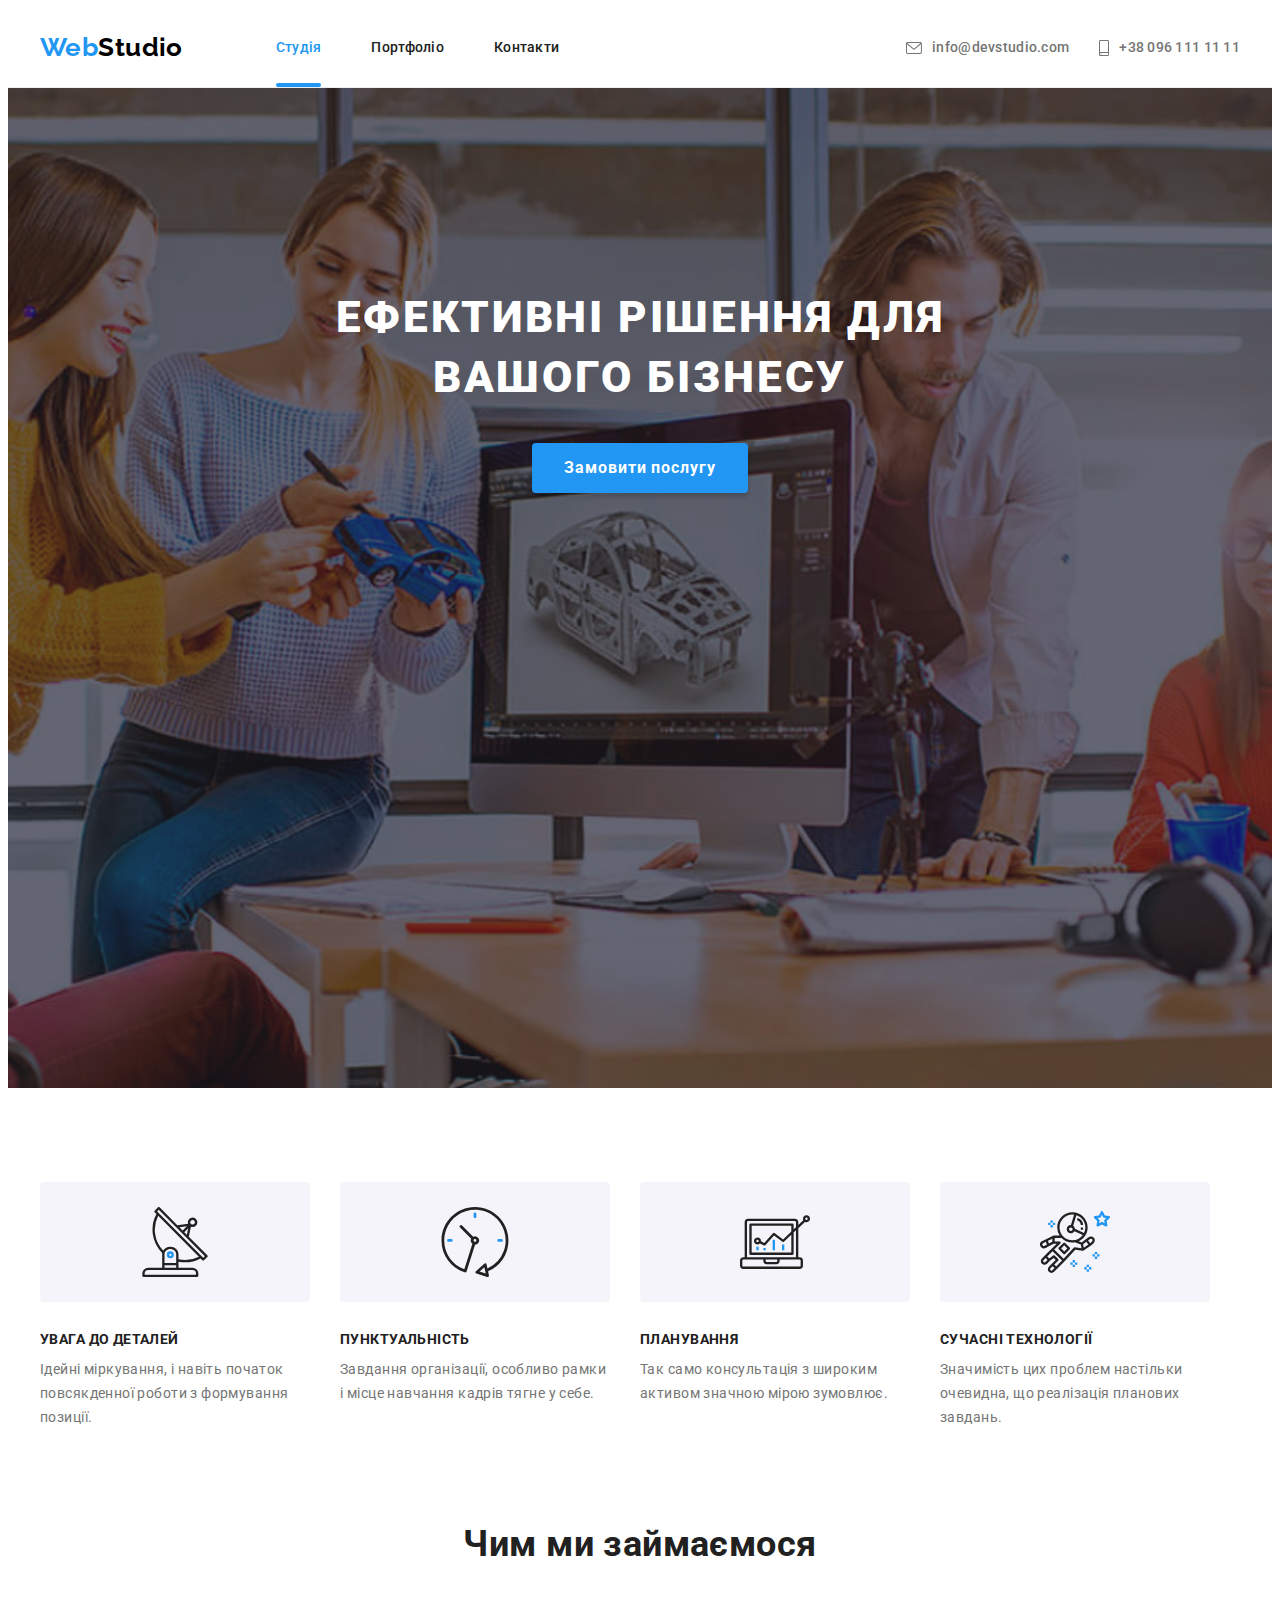
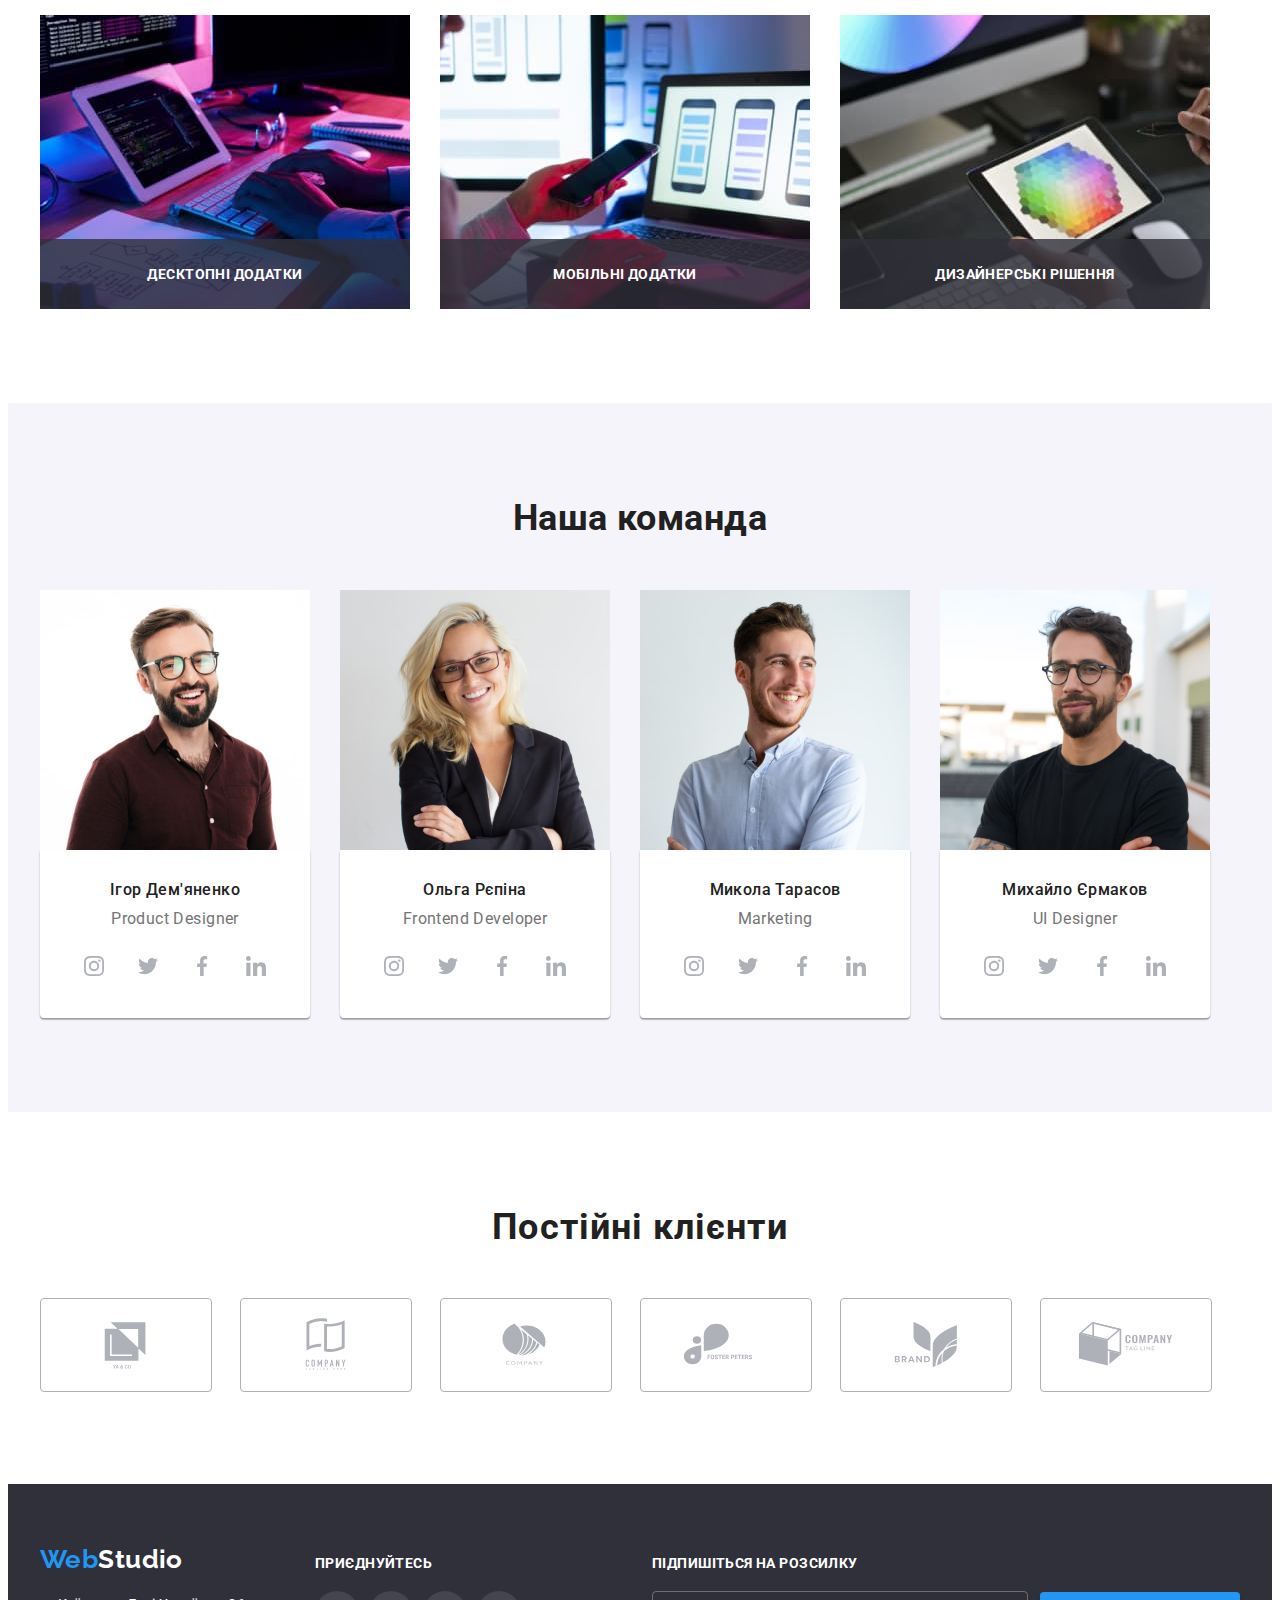
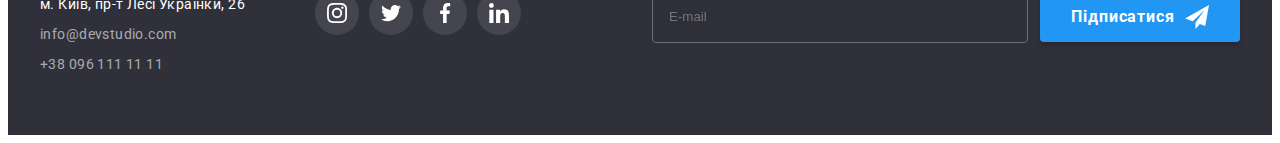
<file: index.html>
<!DOCTYPE html>
<html lang="uk">
  <head>
    <meta charset="UTF-8" />
    <meta http-equiv="X-UA-Compatible" content="IE=edge" />
    <meta name="viewport" content="width=device-width, initial-scale=1.0" />
    <title>Студія</title>
    <link rel="preconnect" href="https://fonts.googleapis.com" />
    <link rel="preconnect" href="https://fonts.gstatic.com" crossorigin />
    <link
      href="https://fonts.googleapis.com/css2?family=Raleway:wght@700&family=Roboto:wght@400;500;700;900&display=swap"
      rel="stylesheet"
    />
    <link
      rel="stylesheet"
      href="https://cdnjs.cloudflare.com/ajax/libs/modern-normalize/1.1.0/modern-normalize.min.css"
      integrity="sha512-wpPYUAdjBVSE4KJnH1VR1HeZfpl1ub8YT/NKx4PuQ5NmX2tKuGu6U/JRp5y+Y8XG2tV+wKQpNHVUX03MfMFn9Q=="
      crossorigin="anonymous"
      referrerpolicy="no-referrer"
    />
    <link href="./css/main.min.css" rel="stylesheet" />
  </head>
  <body class="body">
    <!-- HEADER-->
    <header class="header">
      <div class="container main-header">
        <nav class="main-nav">
          <a href="./index.html" class="header-logo link" lang="en">
            <span class="logo-accent">Web</span>Studio</a
          >
          <ul class="nav-list list">
            <li class="nav list-item">
              <a href="./index.html" class="current-page nav-link link">Студія</a>
            </li>
            <li class="nav list-item">
              <a href="./portfolio.html" class="nav-link link">Портфоліо</a>
            </li>
            <li class="nav list-item"><a href="#address" class="nav-link link">Контакти</a></li>
          </ul>
        </nav>
        <ul class="contact-list list">
          <li class="contact list-item" lang="en">
            <a href="#" class="icon-contact-link link"
              ><svg class="icon-contact" width="16" height="12">
                <use href="./images/icons.svg#icon-mail"></use></svg
              >info@devstudio.com</a
            >
          </li>
          <li class="contact list-item">
            <a href="#" class="icon-contact-link link"
              ><svg class="icon-contact" width="10" height="16">
                <use href="./images/icons.svg#icon-phone"></use></svg
              >+38 096 111 11 11</a
            >
          </li>
        </ul>
      </div>
    </header>
    <main>
      <!-- SECTION HERO -->
      <section class="hero">
        <h1 class="hero-title title">Ефективні рішення для вашого бізнесу</h1>
        <button type="button" class="button" data-modal-open>Замовити послугу</button>
      </section>
      <!-- MODAL -->
      <div class="backdrop is-hidden" data-modal>
        <div class="modal">
          <button class="modal-btn" type="button" data-modal-close>
            <svg class="modal-icon" width="18" height="18">
              <use href="./images/icons.svg#icon-modal"></use>
            </svg>
          </button>
          <strong class="modal-label">Залиште свої дані, ми вам передзвонимо</strong>
          <form class="modal-form" name="modal_form">
            <div class="modal-form-group" role="group">
              <label class="modal-form-label" for="user_name">Ім'я</label>
              <div class="modal-form-wrapper">
                <input class="modal-form-field" type="text" name="user_name" id="user_name" />
                <svg class="modal-form-icon" width="18" height="18">
                  <use href="./images/icons.svg#modal-icon-person"></use>
                </svg>
              </div>
              <label class="modal-form-label" for="user_phone">Телефон</label>
              <div class="modal-form-wrapper">
                <input class="modal-form-field" type="tel" name="user_phone" id="user_phone" />
                <svg class="modal-form-icon" width="18" height="18">
                  <use href="./images/icons.svg#modal-icon-phone"></use>
                </svg>
              </div>
              <label class="modal-form-label" for="user_email">Пошта</label>
              <div class="modal-form-wrapper">
                <input class="modal-form-field" type="email" name="user_email" id="user_email" />
                <svg class="modal-form-icon" width="20" height="20">
                  <use href="./images/icons.svg#modal-icon-email"></use>
                </svg>
              </div>
              <label class="modal-form-label" for="user_message">Коментар</label>
              <textarea
                class="modal-form-message"
                name="user_message"
                id="user_message"
                rows="7"
                placeholder="Введіть текст"
              ></textarea>
            </div>
            <div class="modal-form-agreement" role="group">
              <input
                class="modal-form-checkbox visually-hidden"
                type="checkbox"
                id="user_agreement"
              />
              <svg class="modal-form-agreement-icon" width="16" height="15">
                <use class="uncheck" href="./images/icons.svg#icon-uncheck"></use>
                <use class="check" href="./images/icons.svg#icon-check"></use>
              </svg>
              <label class="modal-form-agreement-desc" for="user_agreement"
                >Погоджуюся з розсилкою та приймаю
                <a class="modal-form-agreement-link" href="">Умови договору</a>
              </label>
            </div>
            <button class="modal-form-btn" type="submit">Відправити</button>
          </form>
        </div>
      </div>
      <!-- SECTION FEATURES-->
      <section class="section-features section">
        <div class="container">
          <h2 class="hidden-title">Особливості</h2>
          <ul class="features-list list">
            <li class="features-item">
              <div class="features-box">
                <svg class="icon-features" width="70" height="70">
                  <use href="./images/icons.svg#icon-antenna"></use>
                </svg>
              </div>
              <h3 class="features-item title">УВАГА ДО ДЕТАЛЕЙ</h3>
              <p class="features-text">
                Ідейні міркування, і навіть початок повсякденної роботи з формування позиції.
              </p>
            </li>
            <li class="features-item">
              <div class="features-box">
                <svg class="icon-features">
                  <use href="./images/icons.svg#icon-clock"></use>
                </svg>
              </div>
              <h3 class="features-item title">ПУНКТУАЛЬНІСТЬ</h3>
              <p class="features-text">
                Завдання організації, особливо рамки і місце навчання кадрів тягне у себе.
              </p>
            </li>
            <li class="features-item">
              <div class="features-box">
                <svg class="icon-features">
                  <use href="./images/icons.svg#icon-diagram"></use>
                </svg>
              </div>
              <h3 class="features-item title">ПЛАНУВАННЯ</h3>
              <p class="features-text">
                Так само консультація з широким активом значною мірою зумовлює.
              </p>
            </li>
            <li class="features-item">
              <div class="features-box">
                <svg class="icon-features">
                  <use href="./images/icons.svg#icon-astronaut"></use>
                </svg>
              </div>
              <h3 class="features-item title">СУЧАСНІ ТЕХНОЛОГІЇ</h3>
              <p class="features-text">
                Значимість цих проблем настільки очевидна, що реалізація планових завдань.
              </p>
            </li>
          </ul>
        </div>
      </section>
      <!-- SECTION WORK -->
      <section class="work section">
        <div class="work__content container">
          <h2 class="work__title section title">Чим ми займаємося</h2>
          <ul class="work__list list">
            <li class="work__item">
              <img class="work__img" src="./images/Desktop.jpg" alt="Desktop" width="370" />
              <p class="work__text">Десктопні додатки</p>
            </li>
            <li class="work__item">
              <img class="work__img" src="./images/Mobile.jpg" alt="Mobile" width="370" />
              <p class="work__text">Мобільні додатки</p>
            </li>
            <li class="work__item">
              <img class="work__img" src="./images/Design.jpg" alt="Design" width="370" />
              <p class="work__text">Дизайнерські рішення</p>
            </li>
          </ul>
        </div>
      </section>
      <!-- SECTION TEAM -->
      <section class="section-team section">
        <div class="container">
          <h2 class="section title">Наша команда</h2>
          <ul class="team-list list">
            <li class="team-item">
              <img
                class="team-card-item"
                src="./images/team-foto-1.jpg"
                alt="Product Designer"
                width="270"
              />
              <div class="team-card">
                <h3 class="team-item title">Ігор Дем'яненко</h3>
                <p lang="en" class="team-item text">Product Designer</p>
                <ul class="team-list-icon list">
                  <li class="team-item-icon">
                    <a class="icon-team-link link" href="#">
                      <svg class="icon-team" width="20" height="20">
                        <use href="./images/icons.svg#icon-instagram"></use>
                      </svg>
                    </a>
                  </li>
                  <li class="team-item-icon">
                    <a class="icon-team-link link" href="#">
                      <svg class="icon-team" width="20" height="20">
                        <use href="./images/icons.svg#icon-twitter"></use>
                      </svg>
                    </a>
                  </li>
                  <li class="team-item-icon">
                    <a class="icon-team-link link" href="#">
                      <svg class="icon-team" width="20" height="20">
                        <use href="./images/icons.svg#icon-facebook"></use>
                      </svg>
                    </a>
                  </li>
                  <li class="team-item-icon">
                    <a class="icon-team-link link" href="#">
                      <svg class="icon-team" width="20" height="20">
                        <use href="./images/icons.svg#icon-linkedin"></use>
                      </svg>
                    </a>
                  </li>
                </ul>
              </div>
            </li>
            <li class="team-item">
              <img
                class="team-card-item"
                src="./images/team-foto-2.jpg"
                alt="Frontend Developer"
                width="270"
              />
              <div class="team-card">
                <h3 class="team-item title">Ольга Рєпіна</h3>
                <p lang="en" class="team-item text">Frontend Developer</p>
                <ul class="team-list-icon list">
                  <li class="team-item-icon">
                    <a class="icon-team-link link" href="#">
                      <svg class="icon-team" width="20" height="20">
                        <use href="./images/icons.svg#icon-instagram"></use>
                      </svg>
                    </a>
                  </li>
                  <li class="team-item-icon">
                    <a class="icon-team-link link" href="#">
                      <svg class="icon-team" width="20" height="20">
                        <use href="./images/icons.svg#icon-twitter"></use>
                      </svg>
                    </a>
                  </li>
                  <li class="team-item-icon">
                    <a class="icon-team-link link" href="#">
                      <svg class="icon-team" width="20" height="20">
                        <use href="./images/icons.svg#icon-facebook"></use>
                      </svg>
                    </a>
                  </li>
                  <li class="team-item-icon">
                    <a class="icon-team-link link" href="#">
                      <svg class="icon-team" width="20" height="20">
                        <use href="./images/icons.svg#icon-linkedin"></use>
                      </svg>
                    </a>
                  </li>
                </ul>
              </div>
            </li>
            <li class="team-item">
              <img
                class="team-card-item"
                src="./images/team-foto-3.jpg"
                alt="Marketing"
                width="270"
              />
              <div class="team-card">
                <h3 class="team-item title">Микола Тарасов</h3>
                <p lang="en" class="team-item text">Marketing</p>
                <ul class="team-list-icon list">
                  <li class="team-item-icon">
                    <a class="icon-team-link link" href="#">
                      <svg class="icon-team" width="20" height="20">
                        <use href="./images/icons.svg#icon-instagram"></use>
                      </svg>
                    </a>
                  </li>
                  <li class="team-item-icon">
                    <a class="icon-team-link link" href="#">
                      <svg class="icon-team" width="20" height="20">
                        <use href="./images/icons.svg#icon-twitter"></use>
                      </svg>
                    </a>
                  </li>
                  <li class="team-item-icon">
                    <a class="icon-team-link link" href="#">
                      <svg class="icon-team" width="20" height="20">
                        <use href="./images/icons.svg#icon-facebook"></use>
                      </svg>
                    </a>
                  </li>
                  <li class="team-item-icon">
                    <a class="icon-team-link link" href="#">
                      <svg class="icon-team" width="20" height="20">
                        <use href="./images/icons.svg#icon-linkedin"></use>
                      </svg>
                    </a>
                  </li>
                </ul>
              </div>
            </li>
            <li class="team-item">
              <img
                class="team-card-item"
                src="./images/team-foto-4.jpg"
                alt="UI Designer"
                width="270"
              />
              <div class="team-card">
                <h3 class="team-item title">Михайло Єрмаков</h3>
                <p lang="en" class="team-item text">UI Designer</p>
                <ul class="team-list-icon list">
                  <li class="team-item-icon">
                    <a class="icon-team-link link" href="#">
                      <svg class="icon-team" width="20" height="20">
                        <use href="./images/icons.svg#icon-instagram"></use>
                      </svg>
                    </a>
                  </li>
                  <li class="team-item-icon">
                    <a class="icon-team-link link" href="#">
                      <svg class="icon-team" width="20" height="20">
                        <use href="./images/icons.svg#icon-twitter"></use>
                      </svg>
                    </a>
                  </li>
                  <li class="team-item-icon">
                    <a class="icon-team-link link" href="#">
                      <svg class="icon-team" width="20" height="20">
                        <use href="./images/icons.svg#icon-facebook"></use>
                      </svg>
                    </a>
                  </li>
                  <li class="team-item-icon">
                    <a class="icon-team-link link" href="#">
                      <svg class="icon-team" width="20" height="20">
                        <use href="./images/icons.svg#icon-linkedin"></use>
                      </svg>
                    </a>
                  </li>
                </ul>
              </div>
            </li>
          </ul>
        </div>
      </section>
      <!-- SECTION CLIENT -->
      <section class="client-section section">
        <div class="client-section__content container">
          <h2 class="client-section__title title">Постійні клієнти</h2>
          <ul class="client-section__list list">
            <li class="client-section__item">
              <a href="#" class="client-section__link link">
                <svg class="icon-client">
                  <use href="./images/icons.svg#icon-logo-1"></use>
                </svg>
              </a>
            </li>
            <li class="client-section__item">
              <a href="#" class="client-section__link link">
                <svg class="icon-client">
                  <use href="./images/icons.svg#icon-logo-2"></use>
                </svg>
              </a>
            </li>
            <li class="client-section__item">
              <a href="#" class="client-section__link link">
                <svg class="icon-client">
                  <use href="./images/icons.svg#icon-logo-3"></use>
                </svg>
              </a>
            </li>
            <li class="client-section__item">
              <a href="#" class="client-section__link link">
                <svg class="icon-client">
                  <use href="./images/icons.svg#icon-logo-4"></use>
                </svg>
              </a>
            </li>
            <li class="client-section__item">
              <a href="#" class="client-section__link link">
                <svg class="icon-client">
                  <use href="./images/icons.svg#icon-logo-5"></use>
                </svg>
              </a>
            </li>
            <li class="client-section__item">
              <a href="#" class="client-section__link link">
                <svg class="icon-client">
                  <use href="./images/icons.svg#icon-logo-6"></use>
                </svg>
              </a>
            </li>
          </ul>
        </div>
      </section>
    </main>
    <!--FOOTER -->
    <footer class="footer" id="address">
      <div class="footer-container container">
        <div class="container-adress">
          <div class="footer-element">
            <a href="./index.html" class="footer-logo link" lang="en">
              <span class="logo-accent">Web</span>Studio</a
            >
          </div>
          <address class="footer-address">
            <ul class="footer-list list">
              <li class="footer-item">
                <a
                  href="https://goo.gl/maps/ancKMT4EL6TQM1xH9"
                  class="address link"
                  target="_blank"
                  rel="noreferrer noopener"
                >
                  м. Київ, пр-т Лесі Українки, 26
                </a>
              </li>
              <li class="footer-item">
                <a href="mailto:info@devstudio.com" class="contact link" lang="en"
                  >info@devstudio.com</a
                >
              </li>
              <li class="footer-item">
                <a href="tel:+380961111111" class="contact link">+38 096 111 11 11</a>
              </li>
            </ul>
          </address>
        </div>
        <div class="container-social">
          <p class="text-footer">приєднуйтесь</p>
          <ul class="footer-list-icon list">
            <li class="footer-item-icon">
              <a href="#" class="footer-icon-link link">
                <svg class="icon-footer">
                  <use href="./images/icons.svg#icon-instagram"></use>
                </svg>
              </a>
            </li>
            <li class="footer-item-icon">
              <a href="#" class="footer-icon-link link">
                <svg class="icon-footer">
                  <use href="./images/icons.svg#icon-twitter"></use>
                </svg>
              </a>
            </li>
            <li class="footer-item-icon">
              <a href="#" class="footer-icon-link link">
                <svg class="icon-footer">
                  <use href="./images/icons.svg#icon-facebook"></use>
                </svg>
              </a>
            </li>
            <li class="footer-item-icon">
              <a href="#" class="footer-icon-link link">
                <svg class="icon-footer">
                  <use href="./images/icons.svg#icon-linkedin"></use>
                </svg>
              </a>
            </li>
          </ul>
        </div>
        <div class="subscribe">
          <p class="subscribe-text">Підпишіться на розсилку</p>
          <form class="subscribe-form" name="subscribe_form" autocomplete="off">
            <label>
              <input
                class="input-subscribe"
                type="email"
                name="user_email"
                id="user_email"
                placeholder="E-mail"
            /></label>
            <button class="subscribe-btn" type="submit">
              Підписатися<svg class="icon-subscribe">
                <use href="./images/icons.svg#icon-send"></use>
              </svg>
            </button>
          </form>
        </div>
      </div>
    </footer>
    <script src="./js/modal.js"></script>
  </body>
</html>
</file>
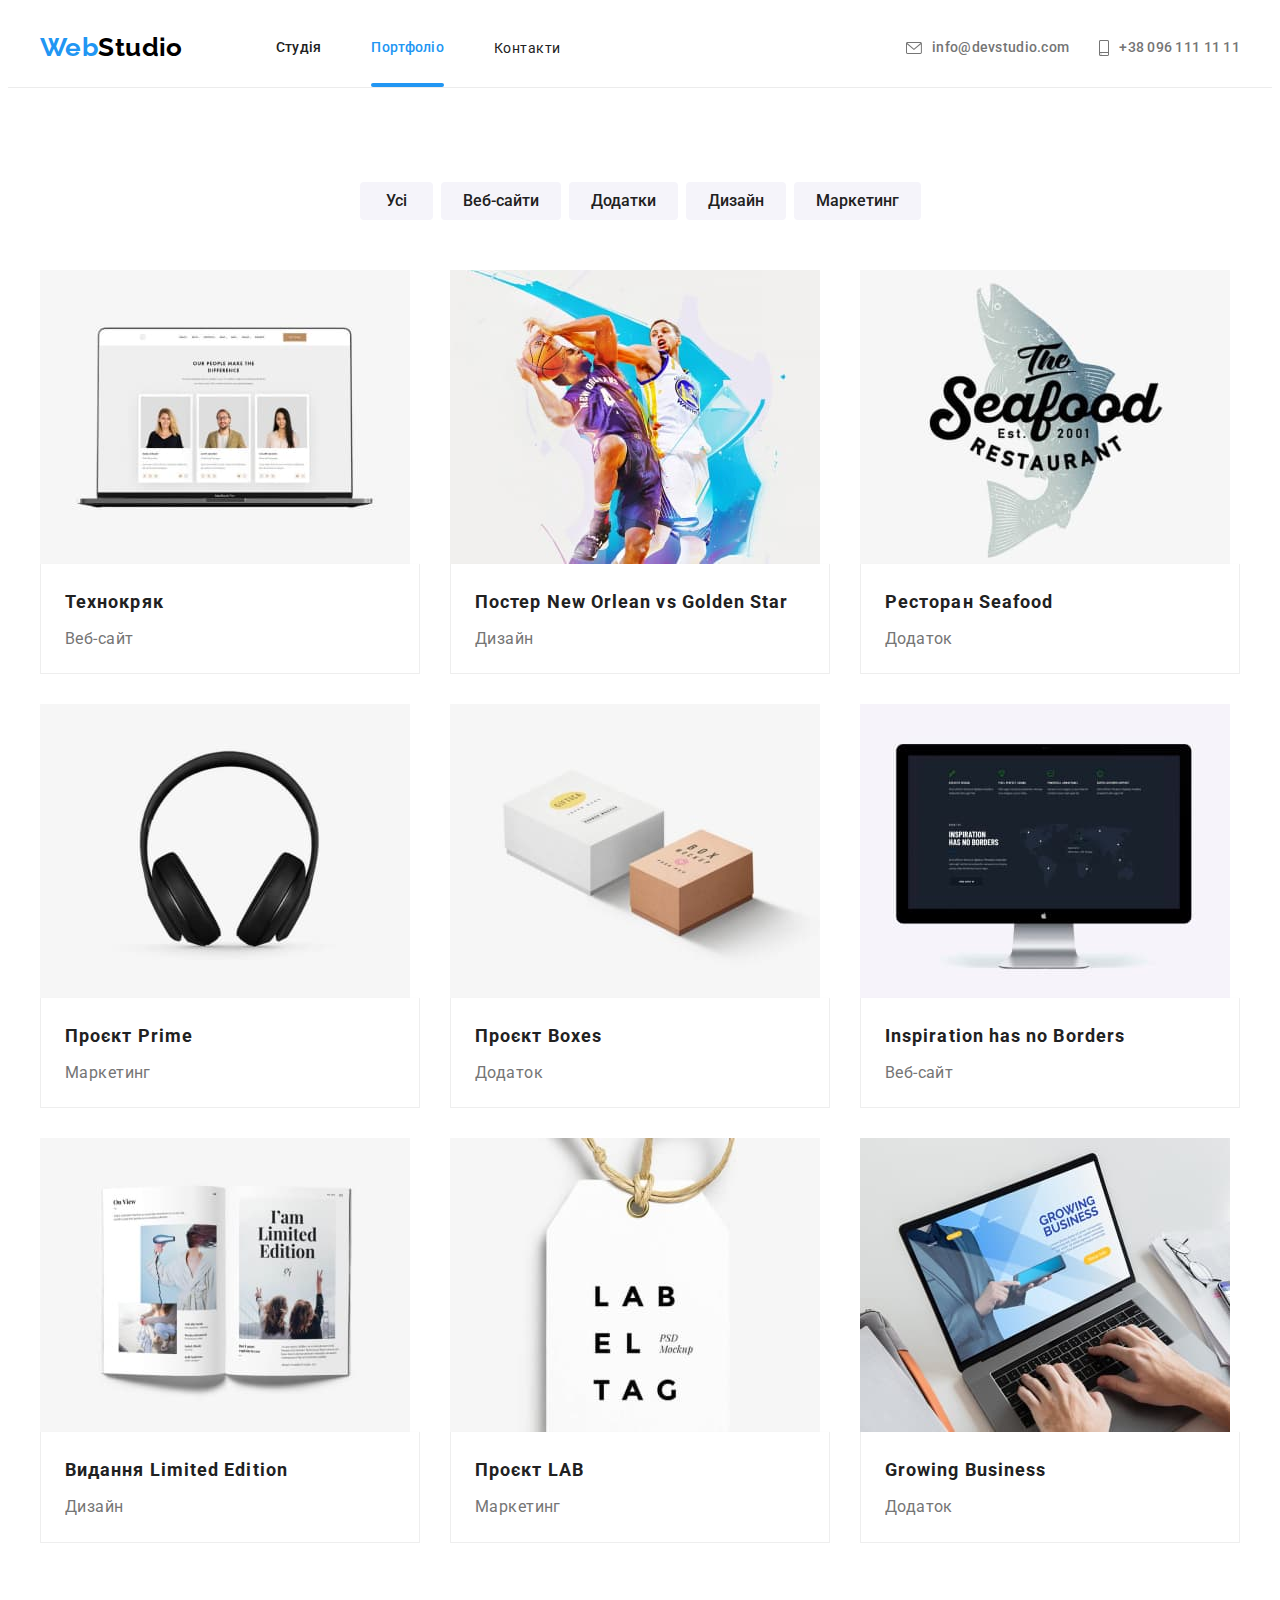
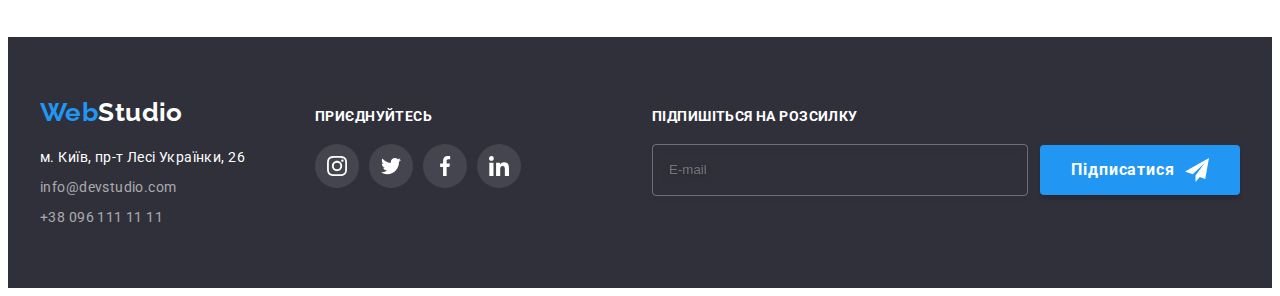
<file: portfolio.html>
<!DOCTYPE html>
<html lang="uk">
  <head>
    <meta charset="UTF-8" />
    <meta http-equiv="X-UA-Compatible" content="IE=edge" />
    <meta name="viewport" content="width=device-width, initial-scale=1.0" />
    <title>Портфоліо</title>
    <link rel="preconnect" href="https://fonts.googleapis.com" />
    <link rel="preconnect" href="https://fonts.gstatic.com" crossorigin />
    <link
      href="https://fonts.googleapis.com/css2?family=Raleway:wght@700&family=Roboto:wght@400;500;700;900&display=swap"
      rel="stylesheet"
    />
    <link
      rel="stylesheet"
      href="https://cdnjs.cloudflare.com/ajax/libs/modern-normalize/1.1.0/modern-normalize.min.css"
      integrity="sha512-wpPYUAdjBVSE4KJnH1VR1HeZfpl1ub8YT/NKx4PuQ5NmX2tKuGu6U/JRp5y+Y8XG2tV+wKQpNHVUX03MfMFn9Q=="
      crossorigin="anonymous"
      referrerpolicy="no-referrer"
    />
    <link href="./css/main.min.css" rel="stylesheet" />
  </head>
  <body class="body">
    <!-- header -->
    <header class="header">
      <div class="container main-header">
        <nav class="main-nav">
          <a href="./index.html" class="header-logo link" lang="en">
            <span class="logo-accent">Web</span>Studio</a
          >
          <ul class="nav-list list">
            <li class="nav list-item">
              <a href="./index.html" class="nav-link link">Студія</a>
            </li>
            <li class="nav list-item">
              <a href="./portfolio.html" class="current-page nav-link link">Портфоліо</a>
            </li>
            <li class="nav-list-item"><a href="#address" class="nav-link link">Контакти</a></li>
          </ul>
        </nav>
        <ul class="contact-list list">
          <li class="contact list-item" lang="en">
            <a href="#" class="icon-contact-link link"
              ><svg class="icon-contact" width="16" height="12">
                <use href="./images/icons.svg#icon-mail"></use></svg
              >info@devstudio.com</a
            >
          </li>
          <li class="contact list-item">
            <a href="#" class="icon-contact-link link"
              ><svg class="icon-contact" width="10" height="16">
                <use href="./images/icons.svg#icon-phone"></use></svg
              >+38 096 111 11 11</a
            >
          </li>
        </ul>
      </div>
    </header>
    <main>
      <!--sechion-portfolio-->
      <section class="portfolio section">
        <div class="portfolio__content container">
          <h1 class="hidden-title">Портфоліо</h1>
          <ul class="filter__list list">
            <li class="filter__item"><button type="button" class="filter__btn all">Усі</button></li>
            <li class="filter__item">
              <button type="button" class="filter__btn web">Веб-сайти</button>
            </li>
            <li class="filter__item">
              <button type="button" class="filter__btn addition">Додатки</button>
            </li>
            <li class="filter__item">
              <button type="button" class="filter__btn design">Дизайн</button>
            </li>
            <li class="filter__item">
              <button type="button" class="filter__btn marketing">Маркетинг</button>
            </li>
          </ul>
          <ul class="portfolio__list list">
            <li class="portfolio__item">
              <a href="#" class="portfolio__link link"
                ><div class="portfolio__tumb">
                  <img
                    class="portfolio__img"
                    src="./images/portfolio_1.jpg"
                    alt="Технокряк"
                    width="370"
                    height="294"
                  />
                  <div class="portfolio__overley">
                    <p class="portfolio__about">
                      Ресурс пропонує комплексні пропозиції з різним рівнем функціоналу та сервісів.
                      Все це дозволить відвідувачу отримати вичерпні відомості про компанію чи
                      приватну особу.
                    </p>
                  </div>
                </div>
                <div class="portfolio__box">
                  <h2 class="portfolio title">Технокряк</h2>
                  <p class="portfolio text">Веб-сайт</p>
                </div>
              </a>
            </li>
            <li class="portfolio__item">
              <a href="#" class="portfolio__link link">
                <div class="portfolio__tumb">
                  <img
                    class="portfolio__img"
                    src="./images/portfolio_2.jpg"
                    alt="Постер New Orlean vs Golden Star"
                    width="370"
                    height="294"
                  />
                  <div class="portfolio__overley">
                    <p class="portfolio__about">
                      Ресурс пропонує комплексні пропозиції з різним рівнем функціоналу та сервісів.
                      Все це дозволить відвідувачу отримати вичерпні відомості про компанію чи
                      приватну особу.
                    </p>
                  </div>
                </div>
                <div class="portfolio__box">
                  <h2 class="portfolio title">
                    Постер
                    <span>New Orlean vs Golden Star</span>
                  </h2>
                  <p class="portfolio text">Дизайн</p>
                </div>
              </a>
            </li>
            <li class="portfolio__item">
              <a href="#" class="portfolio__link link"
                ><div class="portfolio__tumb">
                  <img
                    class="portfolio__img"
                    src="./images/portfolio_3.jpg"
                    alt="Ресторан Seafood"
                    width="370"
                    height="294"
                  />
                  <div class="portfolio__overley">
                    <p class="portfolio__about">
                      Ресурс пропонує комплексні пропозиції з різним рівнем функціоналу та сервісів.
                      Все це дозволить відвідувачу отримати вичерпні відомості про компанію чи
                      приватну особу.
                    </p>
                  </div>
                </div>
                <div class="portfolio__box">
                  <h2 class="portfolio title">
                    Ресторан
                    <span>Seafood</span>
                  </h2>
                  <p class="portfolio text">Додаток</p>
                </div>
              </a>
            </li>
            <li class="portfolio__item">
              <a href="#" class="portfolio__link link">
                <div class="portfolio__tumb">
                  <img
                    class="portfolio__img"
                    src="./images/portfolio_4.jpg"
                    alt="Проєкт Prime"
                    width="370"
                    height="294"
                  />
                  <div class="portfolio__overley">
                    <p class="portfolio__about">
                      Ресурс пропонує комплексні пропозиції з різним рівнем функціоналу та сервісів.
                      Все це дозволить відвідувачу отримати вичерпні відомості про компанію чи
                      приватну особу.
                    </p>
                  </div>
                </div>
                <div class="portfolio__box">
                  <h2 class="portfolio title">
                    Проєкт
                    <span>Prime</span>
                  </h2>
                  <p class="portfolio text">Маркетинг</p>
                </div>
              </a>
            </li>
            <li class="portfolio__item">
              <a href="#" class="portfolio__link link"
                ><div class="portfolio__tumb">
                  <img
                    class="portfolio__img"
                    src="./images/portfolio_5.jpg"
                    alt="Проєкт Boxes"
                    width="370"
                    height="294"
                  />
                  <div class="portfolio__overley">
                    <p class="portfolio__about">
                      Ресурс пропонує комплексні пропозиції з різним рівнем функціоналу та сервісів.
                      Все це дозволить відвідувачу отримати вичерпні відомості про компанію чи
                      приватну особу.
                    </p>
                  </div>
                </div>
                <div class="portfolio__box">
                  <h2 class="portfolio title">
                    Проєкт
                    <span>Boxes</span>
                  </h2>
                  <p class="portfolio text">Додаток</p>
                </div>
              </a>
            </li>
            <li class="portfolio__item">
              <a href="#" class="portfolio__link link">
                <div class="portfolio__tumb">
                  <img
                    class="portfolio__img"
                    src="./images/portfolio_6.jpg"
                    alt="Inspiration has no Borders"
                    width="370"
                    height="294"
                  />
                  <div class="portfolio__overley">
                    <p class="portfolio__about">
                      Ресурс пропонує комплексні пропозиції з різним рівнем функціоналу та сервісів.
                      Все це дозволить відвідувачу отримати вичерпні відомості про компанію чи
                      приватну особу.
                    </p>
                  </div>
                </div>
                <div class="portfolio__box">
                  <h2 class="portfolio title" lang="en">Inspiration has no Borders</h2>
                  <p class="portfolio text">Веб-сайт</p>
                </div>
              </a>
            </li>
            <li class="portfolio__item">
              <a href="#" class="portfolio__link link">
                <div class="portfolio__tumb">
                  <img
                    class="portfolio__img"
                    src="./images/portfolio_7.jpg"
                    alt="Видання Limited Edition"
                    width="370"
                    height="294"
                  />
                  <div class="portfolio__overley">
                    <p class="portfolio__about">
                      Ресурс пропонує комплексні пропозиції з різним рівнем функціоналу та сервісів.
                      Все це дозволить відвідувачу отримати вичерпні відомості про компанію чи
                      приватну особу.
                    </p>
                  </div>
                </div>
                <div class="portfolio__box">
                  <h2 class="portfolio title">
                    Видання
                    <span>Limited Edition</span>
                  </h2>
                  <p class="portfolio text">Дизайн</p>
                </div>
              </a>
            </li>
            <li class="portfolio__item">
              <a href="#" class="portfolio__link link">
                <div class="portfolio__tumb">
                  <img
                    class="portfolio__img"
                    src="./images/portfolio_8.jpg"
                    alt="Проєкт LAB"
                    width="370"
                    height="294"
                  />
                  <div class="portfolio__overley">
                    <p class="portfolio__about">
                      Ресурс пропонує комплексні пропозиції з різним рівнем функціоналу та сервісів.
                      Все це дозволить відвідувачу отримати вичерпні відомості про компанію чи
                      приватну особу.
                    </p>
                  </div>
                </div>
                <div class="portfolio__box">
                  <h2 class="portfolio title">
                    Проєкт
                    <span lang="en">LAB</span>
                  </h2>
                  <p class="portfolio text">Маркетинг</p>
                </div>
              </a>
            </li>
            <li class="portfolio__item">
              <a href="#" class="portfolio__link link"
                ><div class="portfolio__tumb">
                  <img
                    class="portfolio__img"
                    src="./images/portfolio_9.jpg"
                    alt="Growing Business"
                    width="370"
                    height="294"
                  />
                  <div class="portfolio__overley">
                    <p class="portfolio__about">
                      Ресурс пропонує комплексні пропозиції з різним рівнем функціоналу та сервісів.
                      Все це дозволить відвідувачу отримати вичерпні відомості про компанію чи
                      приватну особу.
                    </p>
                  </div>
                </div>
                <div class="portfolio__box">
                  <h2 class="portfolio title" lang="en">Growing Business</h2>
                  <p class="portfolio text">Додаток</p>
                </div>
              </a>
            </li>
          </ul>
        </div>
      </section>
    </main>
    <!--footer -->
    <footer class="footer" id="address">
      <div class="footer-container container">
        <div class="container-adress">
          <div class="footer-element">
            <a href="./index.html" class="footer-logo link" lang="en">
              <span class="logo-accent">Web</span>Studio</a
            >
          </div>
          <address class="footer-address">
            <ul class="footer-list list">
              <li class="footer-item">
                <a
                  href="https://goo.gl/maps/ancKMT4EL6TQM1xH9"
                  class="address link"
                  target="_blank"
                  rel="noreferrer noopener"
                >
                  м. Київ, пр-т Лесі Українки, 26
                </a>
              </li>
              <li class="footer-item">
                <a href="mailto:info@devstudio.com" class="contact link" lang="en"
                  >info@devstudio.com</a
                >
              </li>
              <li class="footer-item">
                <a href="tel:+380961111111" class="contact link">+38 096 111 11 11</a>
              </li>
            </ul>
          </address>
        </div>
        <div class="container-social">
          <p class="text-footer">приєднуйтесь</p>
          <ul class="footer-list-icon list">
            <li class="footer-item-icon">
              <a href="#" class="footer-icon-link link">
                <svg class="icon-footer">
                  <use href="./images/icons.svg#icon-instagram"></use>
                </svg>
              </a>
            </li>
            <li class="footer-item-icon">
              <a href="#" class="footer-icon-link link">
                <svg class="icon-footer">
                  <use href="./images/icons.svg#icon-twitter"></use>
                </svg>
              </a>
            </li>
            <li class="footer-item-icon">
              <a href="#" class="footer-icon-link link">
                <svg class="icon-footer">
                  <use href="./images/icons.svg#icon-facebook"></use>
                </svg>
              </a>
            </li>
            <li class="footer-item-icon">
              <a href="#" class="footer-icon-link link">
                <svg class="icon-footer">
                  <use href="./images/icons.svg#icon-linkedin"></use>
                </svg>
              </a>
            </li>
          </ul>
        </div>
        <div class="subscribe">
          <p class="subscribe-text">Підпишіться на розсилку</p>
          <form class="subscribe-form" name="subscribe_form" autocomplete="off">
            <label>
              <input
                class="input-subscribe"
                type="email"
                name="user_email"
                id="user_email"
                placeholder="E-mail"
            /></label>
            <button class="subscribe-btn" type="submit">
              Підписатися<svg class="icon-subscribe">
                <use href="./images/icons.svg#icon-send"></use>
              </svg>
            </button>
          </form>
        </div>
      </div>
    </footer>
  </body>
</html>
</file>
<file: css/main.min.css>
:root{--primery-text-color: #757575;--secondary-text-color: #212121;--accent-color: #2196f3;--accent-button: #042d4e;--logo-text-color: #000000;--white-text-bg: #ffffff;--trwhite-text-footer: rgba(255, 255, 255, 0.6);--bg-color-hero-footer: #2f303a;--bg-secondary-color: #f5f4fa;--border-color-portfolio: #eeeeee;--border-color-header: #ececec;--bg-secondary-network: #afb1b8;--time-function: cubic-bezier(0.4, 0, 0.2, 1)}.hidden-title,.visually-hidden{position:absolute;white-space:nowrap;width:1px;height:1px;overflow:hidden;border:0;padding:0;clip:rect(0 0 0 0);-webkit-clip-path:inset(50%);clip-path:inset(50%);margin:-1px}body{font-family:"Roboto",sans-serif;font-size:14px;color:var(--primery-text-color);letter-spacing:.03em;background-color:var(--white-text-bg)}.list{padding:0;margin:0;list-style:none}h1,h2,h3,h4,h5,h6,p,ul{margin:0}.link{text-decoration:none}.section{padding-top:94px;padding-bottom:94px}.container{width:1200px;padding-left:15px;padding-right:15px;margin-left:auto;margin-right:auto}.title{color:var(--secondary-text-color);margin-top:0;margin-bottom:0;padding-top:0;padding-bottom:0}.button{display:inline-block;min-width:216px;padding:10px 32px;letter-spacing:.06em;background-color:var(--accent-color);border:none;-webkit-box-shadow:0px 4px 4px rgba(0,0,0,.15);box-shadow:0px 4px 4px rgba(0,0,0,.15);border-radius:4px;color:var(--white-text-bg);font-family:inherit;font-weight:700;font-size:16px;line-height:1.9;-webkit-transition:background-color 250ms var(--time-function);transition:background-color 250ms var(--time-function);cursor:pointer}.button:hover,.button:focus,.button:active{background-color:var(--accent-button)}.header{border-bottom:1px solid var(--border-color-header)}.header-logo{margin-right:93px;font-family:"Raleway",sans-serif;font-weight:700;font-size:26px;line-height:1.19}.header-logo.link{padding-top:24px;padding-bottom:24px;color:var(--logo-text-color)}.logo-accent{color:var(--accent-color)}.nav-list{display:-webkit-box;display:-ms-flexbox;display:flex}.nav.list-item{margin-right:50px}.nav.list-item:last-child{margin-right:0}.nav-link{position:relative;display:block;padding-top:32px;padding-bottom:31px;color:var(--secondary-text-color);-webkit-transition:color 250ms var(--time-function);transition:color 250ms var(--time-function)}.nav-link:hover,.nav-link:focus{color:var(--accent-color)}.current-page::after{content:"";position:absolute;bottom:0;-webkit-transform:translateX(0);transform:translateX(0);display:block;width:100%;height:4px;border-radius:2px;background-color:var(--accent-color)}.header .list-item{font-weight:500;line-height:1.14;letter-spacing:.02em}.contact-list{display:-webkit-box;display:-ms-flexbox;display:flex;margin-left:auto}.icon-contact-link{display:-webkit-box;display:-ms-flexbox;display:flex;-webkit-box-align:center;-ms-flex-align:center;align-items:center;fill:var(--primery-text-color);-webkit-transition:color 250ms var(--time-function);transition:color 250ms var(--time-function)}.icon-contact{margin-right:10px}.contact-list .list-item+.list-item{margin-left:30px}.contact .link{padding-top:32px;padding-bottom:31px;color:var(--primery-text-color)}.contact .link:hover,.contact .link:focus{color:var(--accent-color);fill:var(--accent-color)}.nav .current-page{color:var(--accent-color)}.main-header,.main-nav{display:-webkit-box;display:-ms-flexbox;display:flex;-webkit-box-align:center;-ms-flex-align:center;align-items:center}.backdrop{position:fixed;top:0;left:0;width:100%;height:100%;background:rgba(0,0,0,.2);z-index:1000;opacity:1;-webkit-transition:opacity 250ms var(--time-function);transition:opacity 250ms var(--time-function)}.backdrop.is-hidden{opacity:0;pointer-events:none}.modal{position:absolute;padding:40px;top:50%;left:50%;-webkit-transform:translateX(-50%) translateY(-50%);transform:translateX(-50%) translateY(-50%);width:528px;min-height:581px;background-color:var(--white-text-bg);-webkit-box-shadow:0px 1px 3px rgba(0,0,0,.12),0px 1px 1px rgba(0,0,0,.14),0px 2px 1px rgba(0,0,0,.2);box-shadow:0px 1px 3px rgba(0,0,0,.12),0px 1px 1px rgba(0,0,0,.14),0px 2px 1px rgba(0,0,0,.2);border-radius:4px;-webkit-transform:translate(-50%, -50%) scale(1);transform:translate(-50%, -50%) scale(1);-webkit-transition:-webkit-transform 250ms var(--time-function);transition:-webkit-transform 250ms var(--time-function);transition:transform 250ms var(--time-function);transition:transform 250ms var(--time-function), -webkit-transform 250ms var(--time-function)}.backdrop.is-hidden .modal{-webkit-transform:translate(-50%, -50%) scale(1.1);transform:translate(-50%, -50%) scale(1.1)}.modal-btn{position:absolute;top:10px;right:10px;padding:0;display:-webkit-inline-box;display:-ms-inline-flexbox;display:inline-flex;-webkit-box-align:center;-ms-flex-align:center;align-items:center;-webkit-box-pack:center;-ms-flex-pack:center;justify-content:center;cursor:pointer;width:32px;height:32px;background-color:rgba(0,0,0,0);border-radius:50%;border:1px solid var(--primery-text-color);-webkit-transition:color 250ms var(--timing-function);transition:color 250ms var(--timing-function)}.modal-icon{-webkit-transition:fill 250ms var(--time-function);transition:fill 250ms var(--time-function)}.modal-icon:focus,.modal-icon:hover{fill:var(--accent-color)}.modal-label{display:block;text-align:center;margin-bottom:12px;font-weight:700;font-size:20px;line-height:1.15;text-align:center;-webkit-user-select:none;-moz-user-select:none;-ms-user-select:none;user-select:none;color:var(--secondary-text-color)}.modal-form-group{margin-bottom:20px}.modal-form-label{font-size:12px;line-height:1.1666666667;letter-spacing:.01em;color:var(--primery-text-color);margin:4px;-webkit-user-select:none;-moz-user-select:none;-ms-user-select:none;user-select:none}.modal-form-wrapper{position:relative;margin-bottom:10px}.modal-form-field{width:100%;height:42px;padding-left:40px;cursor:pointer;outline:none;border:1px solid rgba(33,33,33,.2);border-radius:4px;-webkit-transition:border-color 250ms var(--time-function);transition:border-color 250ms var(--time-function)}.modal-form-field:focus{border-color:var(--accent-color)}.modal-form-icon{position:absolute;top:50%;left:12px;-webkit-transform:translateY(-50%);transform:translateY(-50%);-webkit-transition:fill 250ms var(--time-function),-webkit-transform 250ms var(--time-function);transition:fill 250ms var(--time-function),-webkit-transform 250ms var(--time-function);transition:fill 250ms var(--time-function),transform 250ms var(--time-function);transition:fill 250ms var(--time-function),transform 250ms var(--time-function),-webkit-transform 250ms var(--time-function)}.modal-form-field:focus+.modal-form-icon{fill:var(--accent-color)}.modal-form-message{display:block;width:100%;height:120px;padding:14px 16px;line-height:1.1666666667;letter-spacing:.01em;cursor:pointer;resize:none;outline:none;color:var(--primery-text-color);border:1px solid rgba(33,33,33,.2);border-radius:4px;-webkit-transition:border-color 250ms var(--time-function);transition:border-color 250ms var(--time-function)}.modal-form-message:focus{border-color:var(--accent-color)}.modal-form-message:focus{border-color:var(--accent-color)}.modal-form-agreement{display:-webkit-box;display:-ms-flexbox;display:flex;-webkit-box-pack:center;-ms-flex-pack:center;justify-content:center;-webkit-box-align:center;-ms-flex-align:center;align-items:center;margin-bottom:30px;gap:7px}.modal-form-checkbox:checked+.modal-form-agreement-icon .uncheck{opacity:0}.modal-form-checkbox:checked+.modal-form-agreement-icon .check{opacity:1}.uncheck{opacity:1;-webkit-transition:opacity 250ms var(--time-function);transition:opacity 250ms var(--time-function)}.check{opacity:0;-webkit-transition:opacity 250ms var(--time-function);transition:opacity 250ms var(--time-function)}.modal-form-agreement-desc{font-size:14px;line-height:1.7142857143;-webkit-user-select:none;-moz-user-select:none;-ms-user-select:none;user-select:none}.modal-form-agreement-link{color:var(--accent-color);text-underline-offset:2px}.modal-form-btn{display:block;margin:auto;width:200px;height:50px;font-family:inherit;font-weight:700;font-size:16px;line-height:1.875;-webkit-box-pack:center;-ms-flex-pack:center;justify-content:center;-webkit-box-align:center;-ms-flex-align:center;align-items:center;text-align:center;letter-spacing:.06em;cursor:pointer;color:var(--white-text-bg);background-color:var(--accent-color);border:none;-webkit-box-shadow:0px 4px 4px rgba(0,0,0,.15);box-shadow:0px 4px 4px rgba(0,0,0,.15);border-radius:4px;-webkit-transition:background-color 250ms var(--time-function);transition:background-color 250ms var(--time-function)}.modal-form-btn:hover,.modal-form-btn:focus,.modal-form-btn:active{background-color:var(--accent-button)}.hero{padding-top:200px;padding-bottom:200px;max-width:1600px;min-height:600px;text-align:center;margin-right:auto;margin-left:auto;background-color:var(--bg-color-hero-footer);background-image:-webkit-gradient(linear, left top, left bottom, from(rgba(47, 48, 58, 0.4)), to(rgba(47, 48, 58, 0.4))),url(../images/hero-overlay.jpg);background-image:linear-gradient(to bottom, rgba(47, 48, 58, 0.4), rgba(47, 48, 58, 0.4)),url(../images/hero-overlay.jpg);background-size:cover;background-position:center}.hero-title{max-width:696px;margin-left:auto;margin-right:auto;margin-bottom:35px;color:var(--white-text-bg);font-weight:900;font-size:44px;line-height:1.36;letter-spacing:.06em;text-transform:uppercase}.features-list{display:-webkit-box;display:-ms-flexbox;display:flex}.features-item{width:270px;margin-right:30px}.features-item:last-child{margin-right:0}.features-item.title{margin-bottom:10px;font-weight:700;font-size:14px;line-height:1.14;text-transform:uppercase}.features-text{margin-top:0;margin-bottom:0;line-height:1.7}.features-box{display:-webkit-box;display:-ms-flexbox;display:flex;width:270px;height:120px;margin-bottom:30px;background-color:var(--bg-secondary-color);border-radius:4px;-webkit-box-pack:center;-ms-flex-pack:center;justify-content:center;-webkit-box-align:center;-ms-flex-align:center;align-items:center}.icon-features{width:70px;height:70px;display:block}.work{padding-top:0}.work__list{display:-webkit-box;display:-ms-flexbox;display:flex}.work__item{margin-right:30px;position:relative}.work__item:last-child{margin-right:0}.work__img{display:block}.work__text{position:absolute;bottom:0;margin:0;display:-webkit-box;display:-ms-flexbox;display:flex;-webkit-box-pack:center;-ms-flex-pack:center;justify-content:center;-webkit-box-align:center;-ms-flex-align:center;align-items:center;width:100%;height:70px;background-color:rgba(47,48,58,.8);font-weight:700;line-height:1.1428571429;text-align:center;letter-spacing:.03em;text-transform:uppercase;color:var(--white-text-bg);z-index:10}.section.title{margin-bottom:50px;font-weight:700;font-size:36px;line-height:1.17;text-align:center}.section-team{padding-top:94px;padding-bottom:94px;text-align:center;background-color:var(--bg-secondary-color)}.team-list{display:-webkit-box;display:-ms-flexbox;display:flex}.team-item{margin-right:30px}.team-item:last-child{margin-right:0}.team-card{width:270px;padding-top:30px;padding-bottom:30px;background:var(--white-text-bg);-webkit-box-shadow:0px 1px 3px rgba(0,0,0,.12),0px 1px 1px rgba(0,0,0,.14),0px 2px 1px rgba(0,0,0,.2);box-shadow:0px 1px 3px rgba(0,0,0,.12),0px 1px 1px rgba(0,0,0,.14),0px 2px 1px rgba(0,0,0,.2);border-radius:0px 0px 4px 4px}.team-card-item{display:block}.team-item.title{margin-right:0;margin-bottom:10px;font-weight:500;font-size:16px;line-height:1.19}.team-item.text{margin-top:0;margin-bottom:16px;margin-left:auto;margin-right:auto;font-size:16px;line-height:1.19}.team-list-icon{display:-webkit-box;display:-ms-flexbox;display:flex;gap:10px;-webkit-box-pack:center;-ms-flex-pack:center;justify-content:center}.team-item-icon{width:44px;height:44px}.icon-team-link{width:100%;height:100%;background-color:rgba(0,0,0,0);border-radius:50%}.icon-team-link{display:-webkit-box;display:-ms-flexbox;display:flex;-webkit-box-pack:center;-ms-flex-pack:center;justify-content:center;-webkit-box-align:center;-ms-flex-align:center;align-items:center;fill:var(--bg-secondary-network);-webkit-transition:background-color 250ms var(--time-function),fill 250ms var(--time-function);transition:background-color 250ms var(--time-function),fill 250ms var(--time-function)}.icon-team-link:hover,.icon-team-link:focus{fill:var(--white-text-bg);background-color:var(--accent-color)}.client-section__title{color:var(--secondary-text-color);margin-bottom:50px;font-weight:700;font-size:36px;line-height:1.1666666667;text-align:center;letter-spacing:.03em}.client-section__list{display:-webkit-box;display:-ms-flexbox;display:flex;gap:30px}.client-section__item{width:170px;height:92px}.client-section__link{display:-webkit-box;display:-ms-flexbox;display:flex;-webkit-box-pack:center;-ms-flex-pack:center;justify-content:center;-webkit-box-align:center;-ms-flex-align:center;align-items:center;width:100%;height:100%;background-color:rgba(0,0,0,0);border:1px solid var(--bg-secondary-network);border-radius:4px;fill:var(--bg-secondary-network)}.client-section__link:hover,.client-section__link:focus{border:1px solid var(--accent-color);fill:var(--accent-color)}.icon-client{width:106px;height:60px}.filter__list{margin-bottom:50px;-webkit-box-pack:center;-ms-flex-pack:center;justify-content:center;display:-webkit-box;display:-ms-flexbox;display:flex}.filter__item{margin-right:8px}.filter__item:last-child{margin-right:0px}.filter__btn{display:inline-block;min-width:73px;padding:6px 22px;color:var(--secondary-text-color);background-color:var(--bg-secondary-color);font-family:inherit;font-weight:500;font-size:16px;line-height:1.6;border:none;border-radius:4px;cursor:pointer;-webkit-transition:background-color 250ms var(--time-function),color 250ms var(--time-function);transition:background-color 250ms var(--time-function),color 250ms var(--time-function)}.filter__btn:hover,.filter__btn:focus,.filter__btn:active{color:var(--white-text-bg);background-color:var(--accent-color);-webkit-box-shadow:0px 1px 1px rgba(0,0,0,.12),0px 4px 4px rgba(0,0,0,.06),1px 4px 6px rgba(0,0,0,.16);box-shadow:0px 1px 1px rgba(0,0,0,.12),0px 4px 4px rgba(0,0,0,.06),1px 4px 6px rgba(0,0,0,.16)}.filter__btn.all{padding-left:25px;padding-right:25px}.portfolio{border-color:var(--border-color-portfolio)}.portfolio__img{display:block;max-width:100%;height:auto}.portfolio__list{display:-webkit-box;display:-ms-flexbox;display:flex;-ms-flex-wrap:wrap;flex-wrap:wrap;gap:30px}.portfolio__item{-ms-flex-preferred-size:calc((100% - 60px)/3);flex-basis:calc((100% - 60px)/3)}.portfolio__box{padding:20px 24px 19px;background:var(--white-text-bg);border:1px solid var(--border-color-portfolio);border-top:none}.portfolio__item:hover .portfolio__overley{-webkit-transform:translateY(0);transform:translateY(0)}.portfolio__tumb{position:relative;overflow:hidden}.portfolio__overley{position:absolute;top:0;left:0;-webkit-transform:translateY(100%);transform:translateY(100%);display:-webkit-box;display:-ms-flexbox;display:flex;width:100%;height:100%;background:rgba(33,150,243,.9);-webkit-box-shadow:0px 4px 4px rgba(0,0,0,.25);box-shadow:0px 4px 4px rgba(0,0,0,.25);color:var(--white-text-bg);font-size:18px;line-height:28px;padding:0 24px;letter-spacing:.03em;-webkit-box-pack:center;-ms-flex-pack:center;justify-content:center;-webkit-box-align:center;-ms-flex-align:center;align-items:center;-webkit-transition:-webkit-transform 250ms;transition:-webkit-transform 250ms;transition:transform 250ms;transition:transform 250ms, -webkit-transform 250ms;-webkit-user-select:none;-moz-user-select:none;-ms-user-select:none;user-select:none;-webkit-transition:-webkit-transform 250ms var(--time-function);transition:-webkit-transform 250ms var(--time-function);transition:transform 250ms var(--time-function);transition:transform 250ms var(--time-function), -webkit-transform 250ms var(--time-function)}.portfolio.title{margin-bottom:4px;font-weight:700;font-size:18px;line-height:2;letter-spacing:.06em}.portfolio.text{margin-top:0;margin-bottom:0;font-size:16px;line-height:1.9}.portfolio__link{display:block;text-decoration:none;color:inherit;-webkit-transition:-webkit-box-shadow 250ms var(--time-function);transition:-webkit-box-shadow 250ms var(--time-function);transition:box-shadow 250ms var(--time-function);transition:box-shadow 250ms var(--time-function), -webkit-box-shadow 250ms var(--time-function)}.portfolio__link:hover,.portfolio__link:focus{-webkit-box-shadow:0px 1px 1px rgba(0,0,0,.12),0px 4px 4px rgba(0,0,0,.06),1px 4px 6px rgba(0,0,0,.16);box-shadow:0px 1px 1px rgba(0,0,0,.12),0px 4px 4px rgba(0,0,0,.06),1px 4px 6px rgba(0,0,0,.16)}.footer{padding-top:60px;padding-bottom:60px;background-color:var(--bg-color-hero-footer)}.footer-element{margin-bottom:20px}.footer-logo{color:var(--white-text-bg);font-family:"Raleway",sans-serif;font-weight:700;font-size:26px;line-height:1.17}.footer-list .footer-item{margin-bottom:9px}.footer-list .footer-item:last-child{margin-bottom:0}.footer-address .link{line-height:1.5;font-style:normal;-webkit-transition:color 250ms var(--time-function);transition:color 250ms var(--time-function)}.footer-address .link:hover,.footer-address .link:focus{color:var(--accent-color)}.footer-address .address{color:var(--white-text-bg)}.footer-address .contact{color:rgba(255,255,255,.6)}.text-footer{color:var(--white-text-bg);margin-top:0;margin-bottom:20px;font-weight:700;line-height:1.1428571429;letter-spacing:.03em;text-transform:uppercase}.footer-container{display:-webkit-box;display:-ms-flexbox;display:flex;-webkit-box-align:baseline;-ms-flex-align:baseline;align-items:baseline}.container-social{margin-left:70px;-ms-flex-preferred-size:206px;flex-basis:206px}.footer-list-icon{display:-webkit-box;display:-ms-flexbox;display:flex;gap:10px}.footer-item-icon{width:44px;height:44px}.footer-icon-link{display:-webkit-box;display:-ms-flexbox;display:flex;-webkit-box-pack:center;-ms-flex-pack:center;justify-content:center;-webkit-box-align:center;-ms-flex-align:center;align-items:center;width:100%;height:100%;background-color:rgba(255,255,255,.1);border-radius:50%;-webkit-transition:background-color 250ms var(--time-function);transition:background-color 250ms var(--time-function)}.footer-icon-link:hover,.footer-icon-link:focus{background-color:var(--accent-color)}.icon-footer{width:20px;height:20px;fill:var(--white-text-bg)}.footer-contact-container{-ms-flex-preferred-size:231px;flex-basis:231px}.subscribe{margin-left:auto}.subscribe-text{color:var(--white-text-bg);margin-top:0;margin-bottom:20px;font-weight:700;line-height:1.1428571429;letter-spacing:.03em;text-transform:uppercase}.subscribe-form{display:-webkit-box;display:-ms-flexbox;display:flex;-webkit-box-align:center;-ms-flex-align:center;align-items:center;gap:12px}.input-subscribe{padding:0;width:358px;height:50px;padding-left:16px;border:1px solid rgba(255,255,255,.3);-webkit-filter:drop-shadow(0px 4px 4px rgba(0, 0, 0, 0.15));filter:drop-shadow(0px 4px 4px rgba(0, 0, 0, 0.15));border-radius:4px;background-color:rgba(0,0,0,0);color:var(--bg-secondary-color)}.input-subscribe:focus::-webkit-input-placeholder{opacity:1;-webkit-transition-delay:200ms;transition-delay:200ms}.input-subscribe:focus::-moz-placeholder{opacity:1;transition-delay:200ms}.input-subscribe:focus:-ms-input-placeholder{opacity:1;transition-delay:200ms}.input-subscribe:focus::-ms-input-placeholder{opacity:1;transition-delay:200ms}.input-subscribe:focus::placeholder{opacity:1;-webkit-transition-delay:200ms;transition-delay:200ms}.subscribe-btn{display:-webkit-box;display:-ms-flexbox;display:flex;padding:0;width:200px;height:50px;font-family:inherit;font-weight:700;font-size:16px;line-height:1.875;-webkit-box-pack:center;-ms-flex-pack:center;justify-content:center;-webkit-box-align:center;-ms-flex-align:center;align-items:center;text-align:center;letter-spacing:.06em;cursor:pointer;color:var(--white-text-bg);background-color:var(--accent-color);border:none;-webkit-box-shadow:0px 4px 4px rgba(0,0,0,.15);box-shadow:0px 4px 4px rgba(0,0,0,.15);border-radius:4px;-webkit-transition:background-color 250ms var(--time-function);transition:background-color 250ms var(--time-function)}.subscribe-btn:hover,.subscribe-btn:focus,.subscribe-btn:active{background-color:var(--accent-button)}.icon-subscribe{width:24px;height:24px;fill:var(--white-text-bg);margin-left:10px}/*# sourceMappingURL=main.min.css.map */
</file>
